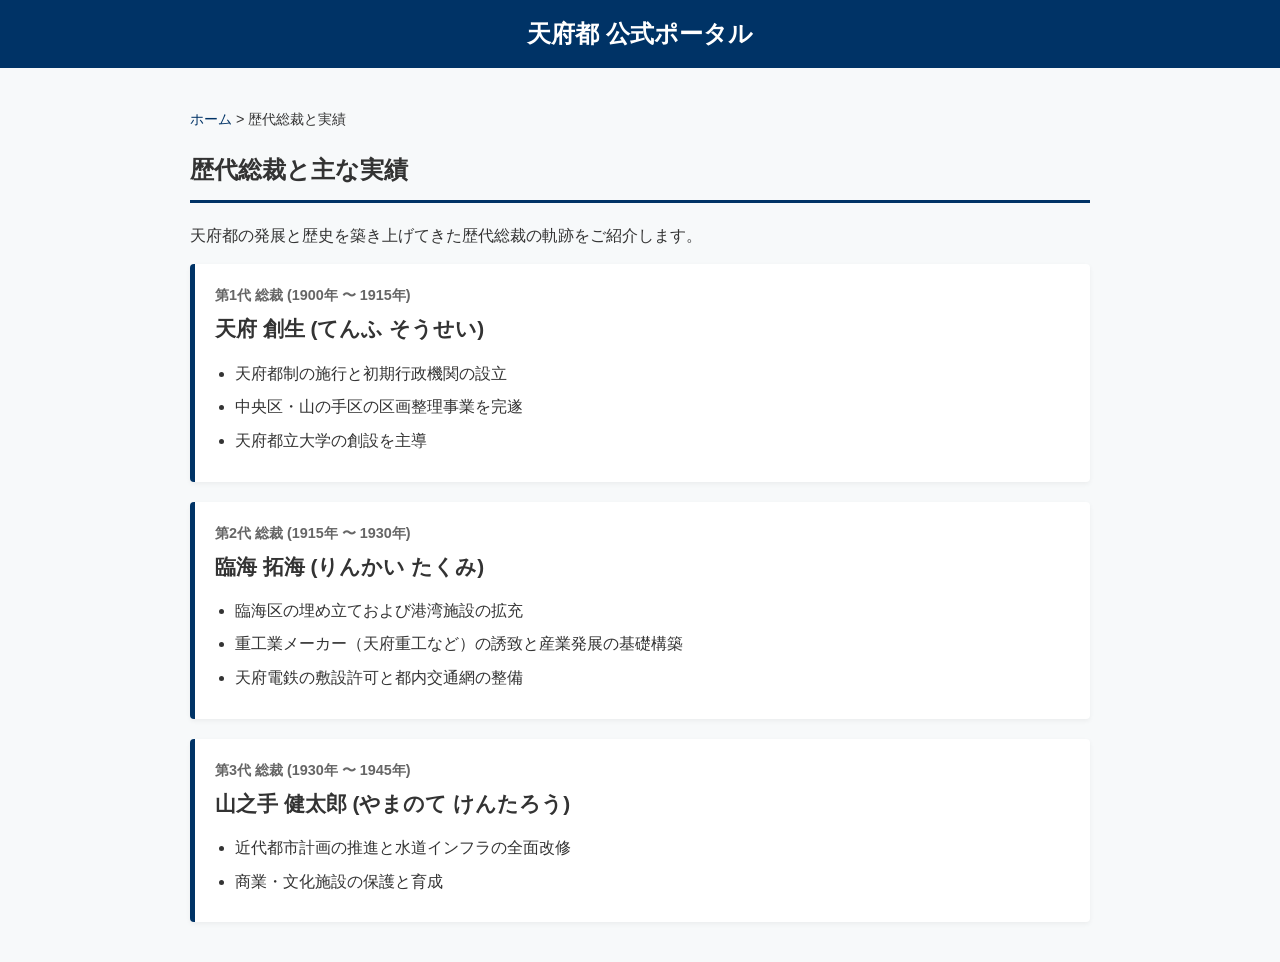
<file: presidents.html>
<!DOCTYPE html>
<html lang="ja">
<head>
  <meta charset="UTF-8">
  <meta name="viewport" content="width=device-width, initial-scale=1.0">
  <title>歴代総裁と実績 | 天府都 公式ポータル</title>
  <link rel="stylesheet" href="style.css">
</head>
<body>

  <header>
    <h1>天府都 公式ポータル</h1>
  </header>

  <main>
    <div class="breadcrumb">
      <a href="index.html">ホーム</a> &gt; 
      歴代総裁と実績
    </div>

    <h2>歴代総裁と主な実績</h2>
    <p>天府都の発展と歴史を築き上げてきた歴代総裁の軌跡をご紹介します。</p>

    <div class="president-list">
      <!-- 第1代 -->
      <div class="president-card">
        <div class="president-term">第1代 総裁 (1900年 〜 1915年)</div>
        <h3>天府 創生 (てんふ そうせい)</h3>
        <ul class="president-achievements">
          <li>天府都制の施行と初期行政機関の設立</li>
          <li>中央区・山の手区の区画整理事業を完遂</li>
          <li>天府都立大学の創設を主導</li>
        </ul>
      </div>

      <!-- 第2代 -->
      <div class="president-card">
        <div class="president-term">第2代 総裁 (1915年 〜 1930年)</div>
        <h3>臨海 拓海 (りんかい たくみ)</h3>
        <ul class="president-achievements">
          <li>臨海区の埋め立ておよび港湾施設の拡充</li>
          <li>重工業メーカー（天府重工など）の誘致と産業発展の基礎構築</li>
          <li>天府電鉄の敷設許可と都内交通網の整備</li>
        </ul>
      </div>

      <!-- 第3代 -->
      <div class="president-card">
        <div class="president-term">第3代 総裁 (1930年 〜 1945年)</div>
        <h3>山之手 健太郎 (やまのて けんたろう)</h3>
        <ul class="president-achievements">
          <li>近代都市計画の推進と水道インフラの全面改修</li>
          <li>商業・文化施設の保護と育成</li>
        </ul>
      </div>
    </div>
  </main>

</body>
</html>
</file>
<file: style.css>
/* style.css */
:root {
  --primary-color: #003366; /* 天府都のテーマカラー（濃紺） */
  --bg-color: #f7f9fa;
  --text-color: #333333;
  --border-color: #dddddd;
}

body {
  font-family: "Helvetica Neue", Arial, "Hiragino Kaku Gothic ProN", "Hiragino Sans", Meiryo, sans-serif;
  margin: 0;
  padding: 0;
  background-color: var(--bg-color);
  color: var(--text-color);
  line-height: 1.6;
}

/* ヘッダー */
header {
  background-color: var(--primary-color);
  color: white;
  padding: 15px 20px;
  text-align: center;
}

header h1 {
  margin: 0;
  font-size: 1.5rem;
}

/* メインコンテンツ */
main {
  max-width: 900px;
  margin: 40px auto;
  padding: 0 20px;
}

h2 {
  border-bottom: 3px solid var(--primary-color);
  padding-bottom: 10px;
  margin-bottom: 20px;
}

/* --- カード型リストのスタイル --- */
.facility-list {
  display: flex;
  flex-direction: column;
  gap: 15px;
}

.card {
  display: flex;
  background-color: white;
  border: 1px solid var(--border-color);
  border-radius: 8px;
  text-decoration: none; /* リンクの下線を消す */
  color: inherit;
  overflow: hidden;
  transition: box-shadow 0.3s ease, transform 0.2s ease;
}

/* ホバー時のアクション */
.card:hover {
  box-shadow: 0 4px 12px rgba(0, 0, 0, 0.1);
  transform: translateY(-2px);
}

.card-logo {
  width: 150px;
  background-color: #eeeeee;
  display: flex;
  align-items: center;
  justify-content: center;
  border-right: 1px solid var(--border-color);
}

.card-logo img {
  max-width: 100%;
  height: auto;
  padding: 10px;
}

.card-content {
  padding: 20px;
  flex: 1;
}

.card-content h3 {
  margin: 0 0 10px 0;
  color: var(--primary-color);
}

/* 区域・ジャンルのバッジ */
.badge {
  display: inline-block;
  padding: 4px 10px;
  font-size: 0.8rem;
  border-radius: 4px;
  margin-right: 8px;
  margin-bottom: 10px;
  font-weight: bold;
}

.badge-area { background-color: #e0f2f1; color: #00695c; }
.badge-genre { background-color: #e3f2fd; color: #1565c0; }

.card-content p {
  margin: 0;
  font-size: 0.95rem;
  color: #555;
}

/* --- 個別ページ用のスタイル --- */
.breadcrumb {
  font-size: 0.9rem;
  margin-bottom: 20px;
}
.breadcrumb a { color: var(--primary-color); text-decoration: none; }
.breadcrumb a:hover { text-decoration: underline; }

.detail-header {
  display: flex;
  align-items: center;
  gap: 20px;
  margin-bottom: 30px;
}

.detail-logo {
  width: 100px;
  height: 100px;
  background-color: #fff;
  border: 1px solid var(--border-color);
  display: flex;
  align-items: center;
  justify-content: center;
}

.detail-table {
  width: 100%;
  border-collapse: collapse;
  margin-top: 20px;
  background-color: white;
}

.detail-table th, .detail-table td {
  border: 1px solid var(--border-color);
  padding: 12px;
}

.detail-table th {
  background-color: #f0f4f8;
  width: 20%;
  text-align: left;
}
/* =========================================
   ここから追加：歴代総裁ページ＆グループ会社用
   ========================================= */

/* --- 歴代総裁ページ --- */
.president-list {
  display: flex;
  flex-direction: column;
  gap: 20px;
}

.president-card {
  background-color: white;
  border-left: 5px solid var(--primary-color);
  border-radius: 4px;
  padding: 20px;
  box-shadow: 0 2px 5px rgba(0,0,0,0.05);
}

.president-term {
  font-weight: bold;
  color: #666;
  font-size: 0.9rem;
  margin-bottom: 5px;
}

.president-card h3 {
  margin: 0 0 15px 0;
  color: var(--text-color);
  font-size: 1.3rem;
}

.president-achievements {
  margin: 0;
  padding-left: 20px;
}

.president-achievements li {
  margin-bottom: 8px;
}

/* --- 同一グループ会社 --- */
.group-companies {
  margin-top: 50px;
  padding-top: 30px;
  border-top: 2px dashed var(--border-color);
}

.group-list {
  display: flex;
  flex-direction: column;
  gap: 20px;
}

.group-card {
  display: flex;
  background-color: #fafafa;
  border: 1px solid var(--border-color);
  border-radius: 8px;
  padding: 15px;
  gap: 20px;
}

.group-logo {
  width: 120px;
  min-width: 120px;
  height: 120px;
  background-color: white;
  border: 1px solid #eee;
  display: flex;
  align-items: center;
  justify-content: center;
  border-radius: 4px;
}

.group-logo img {
  max-width: 90%;
  max-height: 90%;
}

.group-info {
  flex: 1;
}

.group-info h4 {
  margin: 0 0 10px 0;
  font-size: 1.2rem;
  color: var(--primary-color);
}

.group-grid {
  display: grid;
  grid-template-columns: 1fr 1fr;
  gap: 10px 20px;
  font-size: 0.9rem;
  margin-bottom: 15px;
}

.group-grid-item {
  display: flex;
  border-bottom: 1px solid #eee;
  padding-bottom: 5px;
}

.group-grid-item span.label {
  font-weight: bold;
  width: 80px;
  color: #555;
}

.group-desc {
  font-size: 0.9rem;
  color: #444;
  margin: 0;
  line-height: 1.5;
  background-color: white;
  padding: 10px;
  border-radius: 4px;
  border: 1px solid #eee;
}
</file>
